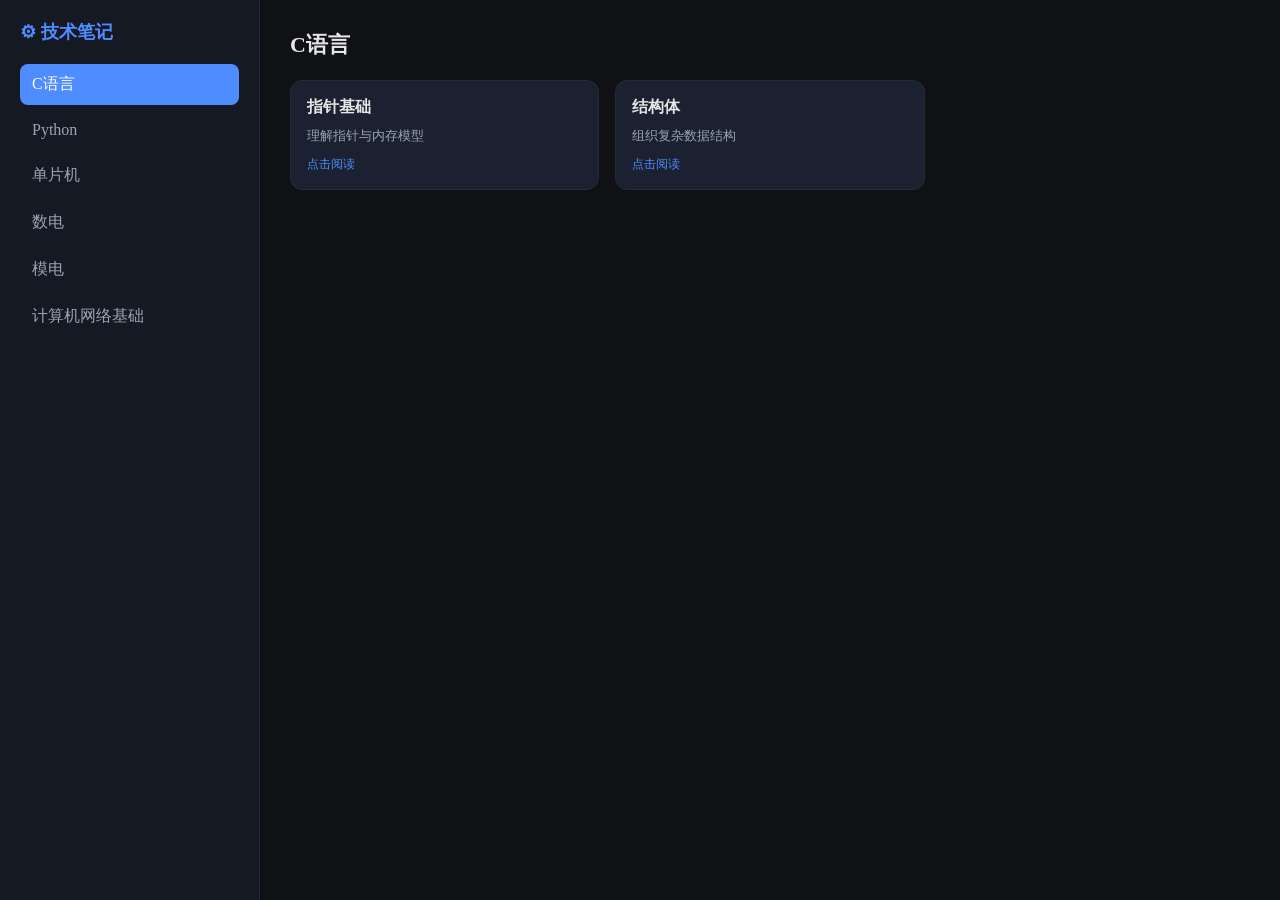
<file: index.html>
<!DOCTYPE html>
<html lang="zh">
<head>
<meta charset="UTF-8">
<meta name="viewport" content="width=device-width, initial-scale=1.0">
<title>个人技术博客</title>

<style>
:root{
    --bg:#0f1115;
    --panel:#151923;
    --card:#1b2130;
    --text:#e6e6e6;
    --muted:#9aa4b2;
    --accent:#4f8cff;
}

*{
    margin:0;
    padding:0;
    box-sizing:border-box;
    font-family: -apple-system,BlinkMacSystemFont,"Segoe UI","PingFang SC","Microsoft YaHei";
}

body{
    background:var(--bg);
    color:var(--text);
    display:flex;
    height:100vh;
    overflow:hidden;
}

/* 左侧导航 */
.sidebar{
    width:260px;
    background:var(--panel);
    padding:20px;
    border-right:1px solid #222838;
}

.logo{
    font-size:18px;
    font-weight:600;
    margin-bottom:20px;
    color:var(--accent);
}

.nav-item{
    padding:10px 12px;
    margin:6px 0;
    border-radius:8px;
    cursor:pointer;
    color:var(--muted);
    transition:0.2s;
}

.nav-item:hover{
    background:#20283a;
    color:white;
}

.nav-item.active{
    background:var(--accent);
    color:white;
}

/* 内容区 */
.main{
    flex:1;
    padding:30px;
    overflow:auto;
}

.header{
    font-size:22px;
    margin-bottom:20px;
    font-weight:600;
}

.grid{
    display:grid;
    grid-template-columns:repeat(auto-fill,minmax(280px,1fr));
    gap:16px;
}

.card{
    background:var(--card);
    padding:16px;
    border-radius:12px;
    border:1px solid #232a3a;
    transition:0.2s;
    cursor:pointer;
}

.card:hover{
    transform:translateY(-3px);
    border-color:var(--accent);
}

.card h3{
    font-size:16px;
    margin-bottom:8px;
}

.card p{
    font-size:13px;
    color:var(--muted);
    line-height:1.5;
}

.tag{
    display:inline-block;
    font-size:12px;
    color:var(--accent);
    margin-top:10px;
}

.article{
    background:var(--card);
    padding:20px;
    border-radius:12px;
    line-height:1.7;
}

.back{
    margin-bottom:15px;
    color:var(--accent);
    cursor:pointer;
}
</style>
</head>

<body>

<div class="sidebar">
    <div class="logo">⚙ 技术笔记</div>
    <div id="nav"></div>
</div>

<div class="main">
    <div class="header" id="title">选择一个学科</div>
    <div id="content"></div>
</div>

<script>
// ================= 数据 =================
const data = {
    "C语言":[
        {title:"指针基础",desc:"理解指针与内存模型",content:"C语言指针是核心概念，本质是内存地址操作..."},
        {title:"结构体",desc:"组织复杂数据结构",content:"struct用于组合不同类型变量..."}
    ],
    "Python":[
        {title:"基础语法",desc:"变量、循环、函数",content:"Python语法简洁，适合快速开发..."},
        {title:"爬虫入门",desc:"requests + bs4",content:"通过HTTP请求获取网页数据..."}
    ],
    "单片机":[
        {title:"GPIO控制",desc:"控制IO输出输入",content:"单片机通过寄存器控制GPIO..."}
    ],
    "数电":[
        {title:"逻辑门",desc:"AND OR NOT",content:"数字电路基础是逻辑门..."}
    ],
    "模电":[
        {title:"三极管",desc:"放大与开关",content:"三极管工作在放大区与开关区..."}
    ],
    "计算机网络基础":[
        {title:"TCP/IP模型",desc:"分层结构",content:"网络通信基于分层模型..."}
    ]
};

// ================= 渲染导航 =================
const nav = document.getElementById("nav");
const content = document.getElementById("content");
const title = document.getElementById("title");

let current = null;

function renderNav(){
    Object.keys(data).forEach((k,idx)=>{
        const div = document.createElement("div");
        div.className = "nav-item";
        div.innerText = k;

        div.onclick = ()=>{
            document.querySelectorAll(".nav-item").forEach(e=>e.classList.remove("active"));
            div.classList.add("active");
            current = k;
            renderList(k);
        };

        if(idx===0){
            setTimeout(()=>div.click(),10);
        }

        nav.appendChild(div);
    });
}

// ================= 渲染文章列表 =================
function renderList(key){
    title.innerText = key;
    content.innerHTML = "";

    const grid = document.createElement("div");
    grid.className = "grid";

    data[key].forEach((item)=>{
        const card = document.createElement("div");
        card.className = "card";

        card.innerHTML = `
            <h3>${item.title}</h3>
            <p>${item.desc}</p>
            <div class="tag">点击阅读</div>
        `;

        card.onclick = ()=>renderArticle(item,key);

        grid.appendChild(card);
    });

    content.appendChild(grid);
}

// ================= 渲染文章 =================
function renderArticle(item,key){
    content.innerHTML = `
        <div class="back">← 返回 ${key}</div>
        <div class="article">
            <h2>${item.title}</h2>
            <p style="color:#9aa4b2;margin:10px 0">${item.desc}</p>
            <div>${item.content}</div>
        </div>
    `;

    document.querySelector(".back").onclick=()=>{
        renderList(key);
    };
}

renderNav();
</script>

</body>
</html>
</file>
